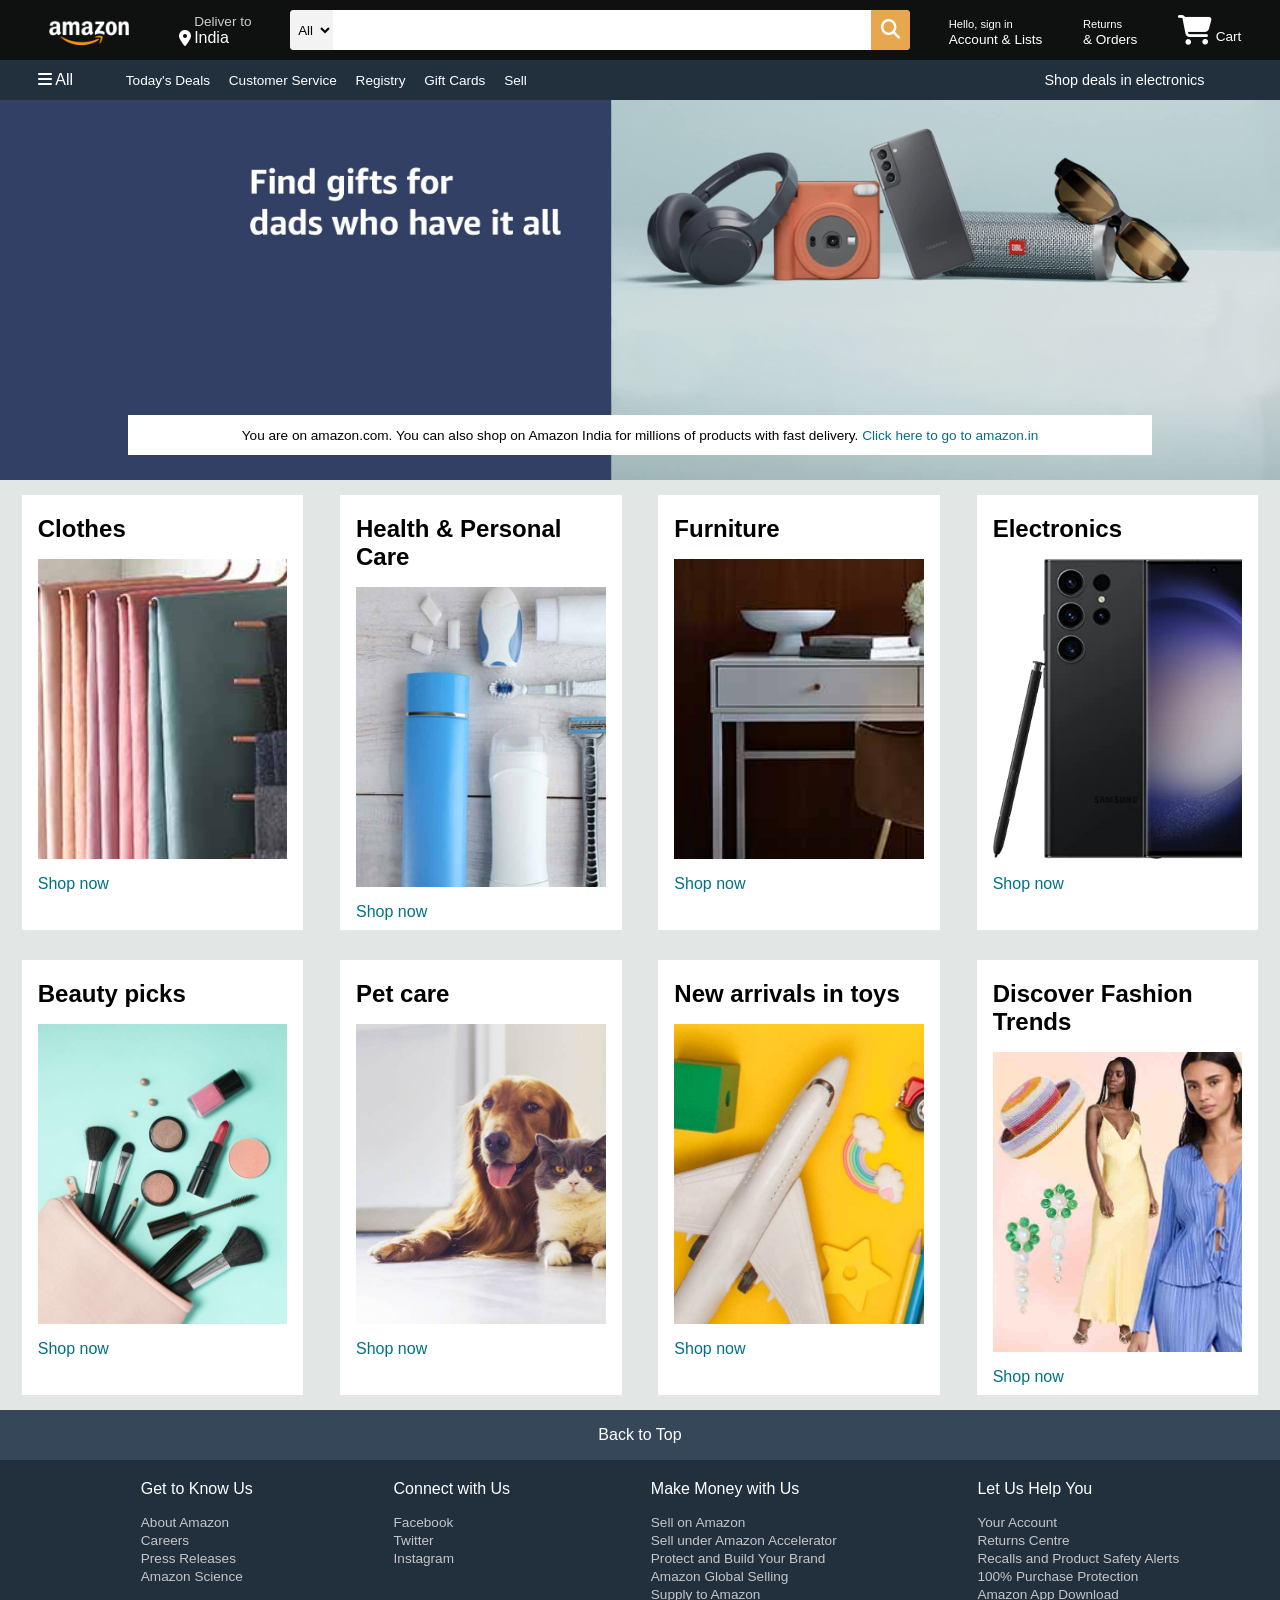
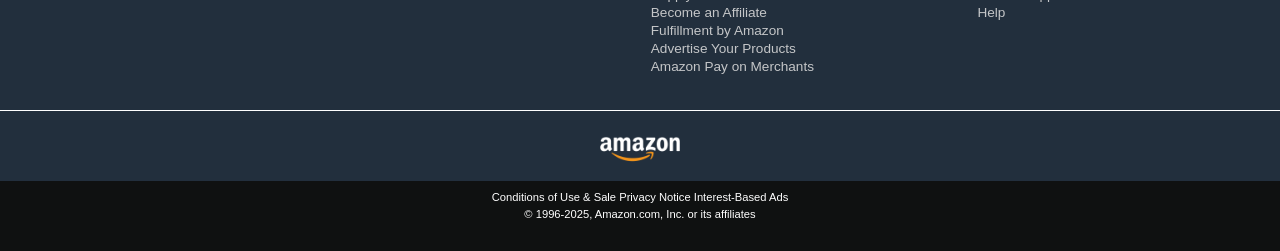
<file: amazon/index.html>
<!DOCTYPE html>
<html lang="en">
<head>
    <meta charset="UTF-8">
    <meta name="viewport" content="width=device-width, initial-scale=1.0">
    <title>Amazon</title>
    <link rel="stylesheet" href="https://cdnjs.cloudflare.com/ajax/libs/font-awesome/6.7.2/css/all.min.css">
    <link rel="stylesheet" href="style.css">
</head>
<body>
    <header>
        <div class="navbar">

            <div class="nav-logo border">       
                 <!-- to introduce the border around the logos under nav bar , we have added one more class that is border in nav logo class only -->
                <div class="logo"></div>
            </div>

            <div class="nav-address border">
                <p class="add-first">Deliver to</p>
                <div class="add-icon">
                    <i class="fa-solid fa-location-dot"></i>
                    <p class="add-second">India</p>
                </div>
            </div>

            <div class="nav-search">
                <select class="search-select">
                    <option>All</option>
                </select>
                <input type="Search Amazon" class="search-input">
                <div class="search-icon">
                    <i class="fa-solid fa-magnifying-glass"></i>
                </div>
            </div>

            <div class="nav-signin border">
                <p><span>Hello, sign in</span></p>
                <p class="nav-second">Account & Lists</p>
            </div>

            <div class="nav-return border">
                <p><span>Returns</span></p>
                <p class="nav-second">& Orders</p>
            </div>

            <div class="nav-cart border">
                <i class="fa-solid fa-cart-shopping"></i>
                Cart
            </div>
        </div>

        <div class="panel">
            <div class="panel-all">
                <i class="fa-solid fa-bars"></i>
                All
            </div>

            <div class="panel-option">
                <p>Today's Deals</p>
                <p>Customer Service</p>
                <p>Registry</p>
                <p>Gift Cards</p>
                <p>Sell</p>
            </div>

            <div class="panel-deals">
                Shop deals in electronics
            </div>
        <div>
    </header>

    <div class="hero-section">
        <div class="hero-message">
            <p>You are on amazon.com. You can also shop on Amazon India for millions of products with fast delivery. <a>Click here to go to amazon.in</a></p>
        </div>
    </div>

    <div class="shop-section">
        <div class="box1 box">
            <div class="box-content">
                <h2>Clothes</h2>
                <div class="box-img" style="background-image: url('box1_image.jpg');"></div>
                <p><a>Shop now</a></p>
            </div>
        </div>
        <div class="box2 box">
            <div class="box-content">
                <h2>Health & Personal Care</h2>
                <div class="box-img" style="background-image: url('box2_image.jpg');"></div>
                <p><a>Shop now</a></p>
            </div>
        </div>
        <div class="box3 box">
            <div class="box-content">
                <h2>Furniture</h2>
                <div class="box-img" style="background-image: url('box3_image.jpg');"></div>
                <p><a>Shop now</a></p>
            </div>
        </div>
        <div class="box4 box">
            <div class="box-content">
                <h2>Electronics</h2>
                <div class="box-img" style="background-image: url('box4_image.jpg');"></div>
                <p><a>Shop now</a></p>
            </div>
        </div>
        <div class="box5 box">
            <div class="box-content">
                <h2>Beauty picks</h2>
                <div class="box-img" style="background-image: url('box5_image.jpg');"></div>
                <p><a>Shop now</a></p>
            </div>
        </div>
        <div class="box6 box">
            <div class="box-content">
                <h2>Pet care</h2>
                <div class="box-img" style="background-image: url('box6_image.jpg');"></div>
                <p><a>Shop now</a></p>
            </div>
        </div>
        <div class="box7 box">
            <div class="box-content">
                <h2>New arrivals in toys</h2>
                <div class="box-img" style="background-image: url('box7_image.jpg');"></div>
                <p><a>Shop now</a></p>
            </div>
        </div>
        <div class="box8 box">
            <div class="box-content">
                <h2>Discover Fashion Trends</h2>
                <div class="box-img" style="background-image: url('box8_image.jpg');"></div>
                <p><a>Shop now</a></p>
            </div>
        </div>
    </div>
    
    <footer>
        <div class="foot-panel1">
            Back to Top
        </div>
        <div class="foot-panel2">
            <ul>
                <p>Get to Know Us</p>
                <a>About Amazon</a><br>
                <a>Careers</a><br>
                <a>Press Releases</a><br>
                <a>Amazon Science</a>
            </ul>
            <ul>
                <p>Connect with Us</p>
                <a>Facebook</a><br>
                <a>Twitter</a><br>
                <a>Instagram</a>
            </ul>    
            <ul>
                <p>Make Money with Us</p>
                <a>Sell on Amazon</a><br>
                <a>Sell under Amazon Accelerator</a><br>
                <a>Protect and Build Your Brand</a><br>
                <a>Amazon Global Selling</a><br>
                <a>Supply to Amazon</a><br>
                <a>Become an Affiliate</a><br>
                <a>Fulfillment by Amazon</a><br>
                <a>Advertise Your Products</a><br>
                <a>Amazon Pay on Merchants</a>
            </ul>
            <ul>
                <p>Let Us Help You</p>
                <a>Your Account</a><br>
                <a>Returns Centre</a><br>
                <a>Recalls and Product Safety Alerts</a><br>
                <a>100% Purchase Protection</a><br>
                <a>Amazon App Download</a><br>
                <a>Help</a>
            </ul>
        </div>
        
        <div class="foot-panel3">
            <div class="logo"></div>
        </div>

        <div class="foot-panel4">
            <div class="pages">
                <a>Conditions of Use & Sale</a>
                <a>Privacy Notice</a>
                <a>Interest-Based Ads</a>
            </div>
            <div class="copyright">
                © 1996-2025, Amazon.com, Inc. or its affiliates
            </div>
        </div>
    </footer>
</body>
</html>
</file>
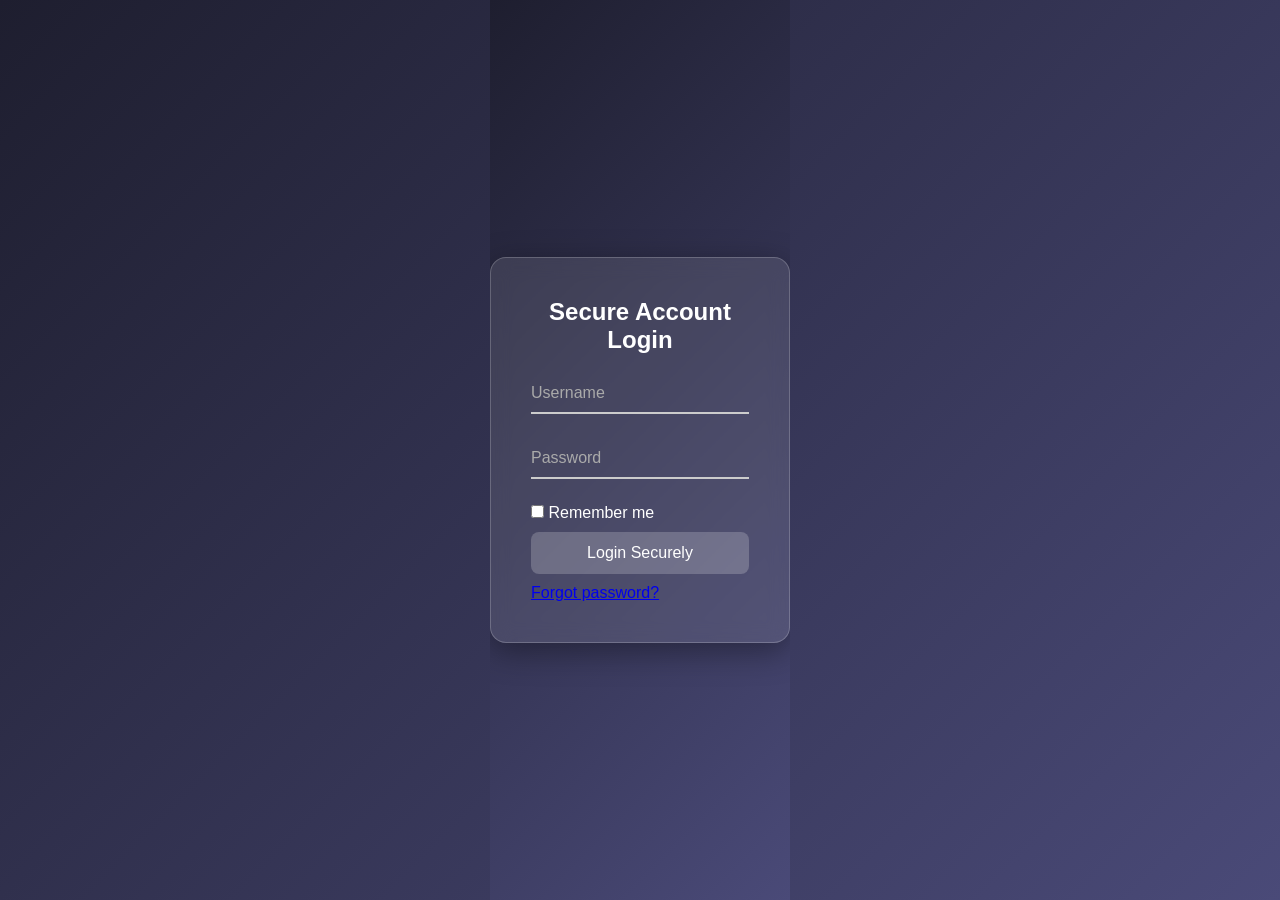
<file: login-form/index.html>
<!DOCTYPE html>
<html lang="en">
<head>
    <meta charset="UTF-8" />
    <meta name="viewport" content="width=device-width, initial-scale=1.0" />
    <title>Login Form</title>
    <link rel="stylesheet" href="style.css" />
</head>
<body>
    <div class="background"></div>

    <div class="form-container">
        <h2>Secure Account Login</h2>
        <form>
            <div class="input-group">
                <input type="text" required />
                <label for="">Username</label>
            </div>

            <div class="input-group">
                <input type="text" required />
                <label for="">Password</label>
            </div>

            <div class="remember-me">
                <input type="checkbox" id="remember" name="remember">
                <label for="remember">Remember me</label>
            </div>

            <button type="submit">Login Securely</button>

            <div class="form-footer">
                <a href="#" class="forgot-password">Forgot password?</a>
            </div>
            
        </form>
    </div>
</body>
</html>
</file>
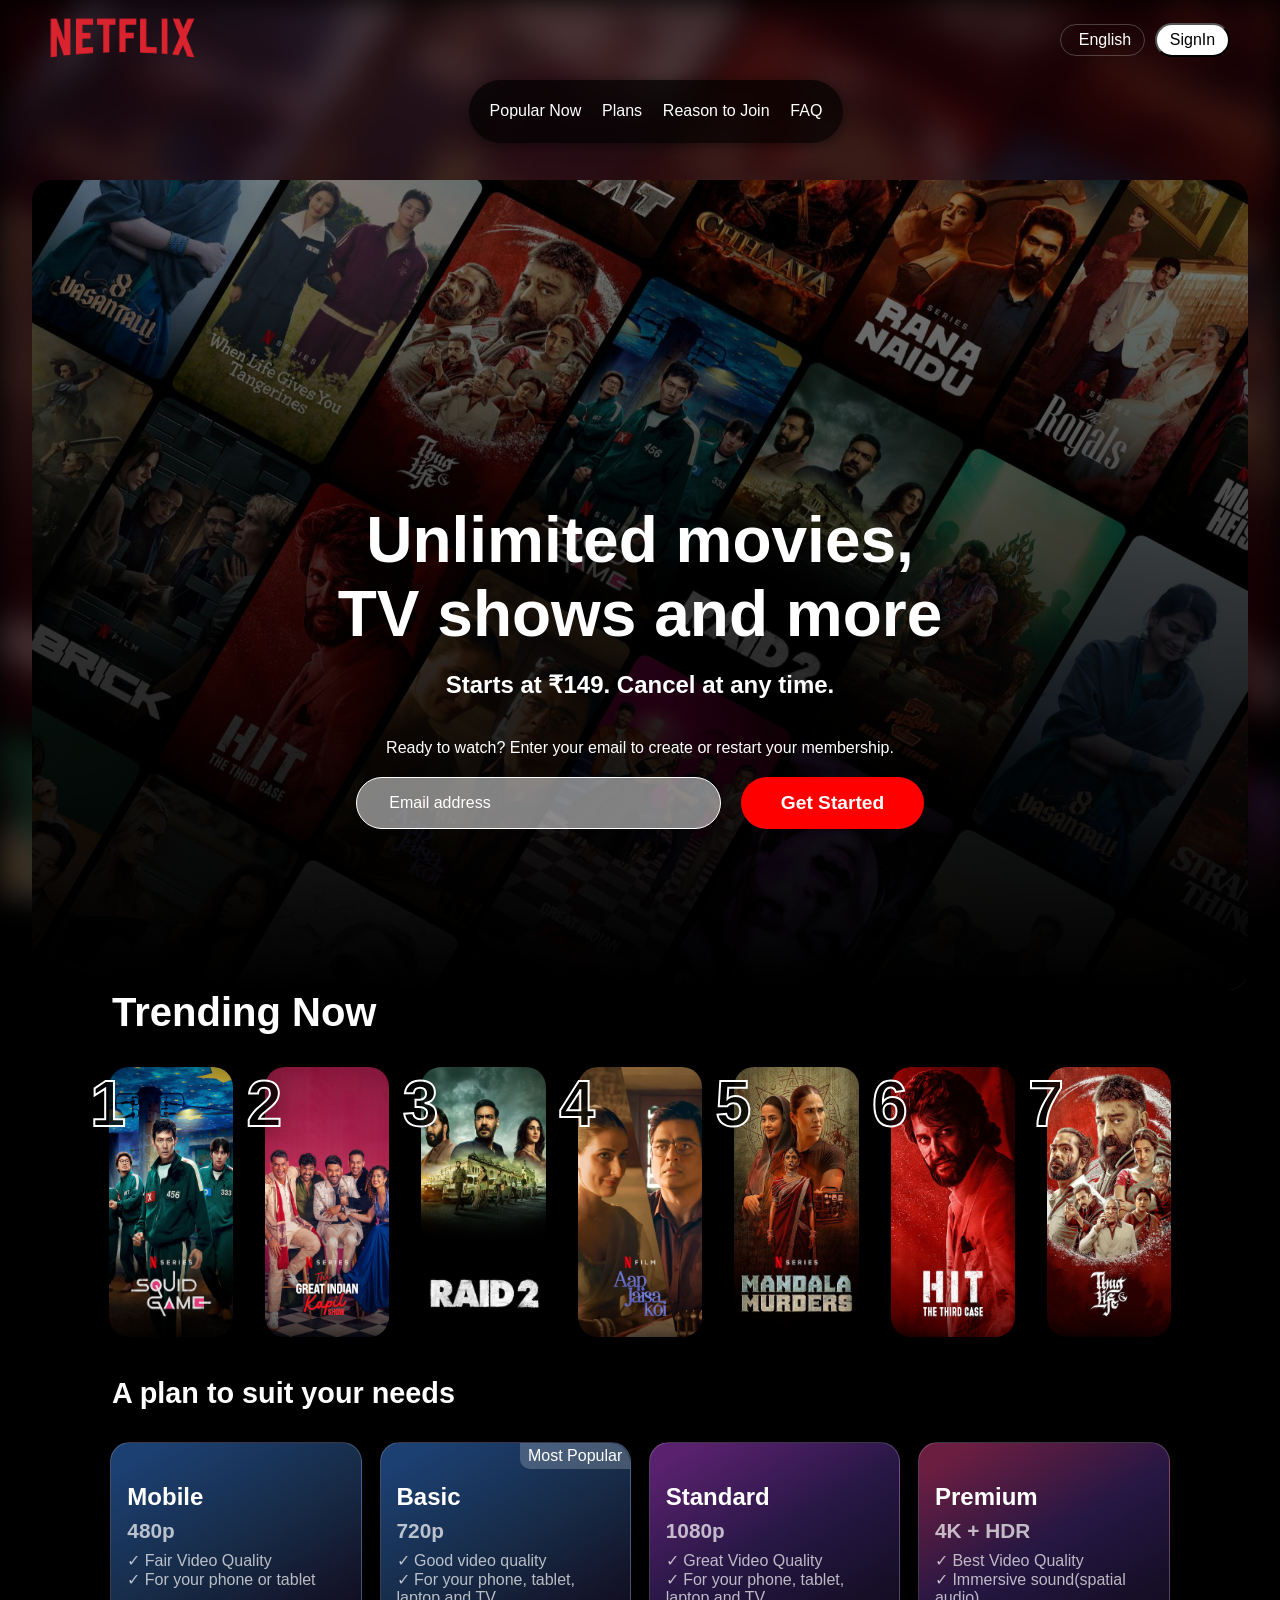
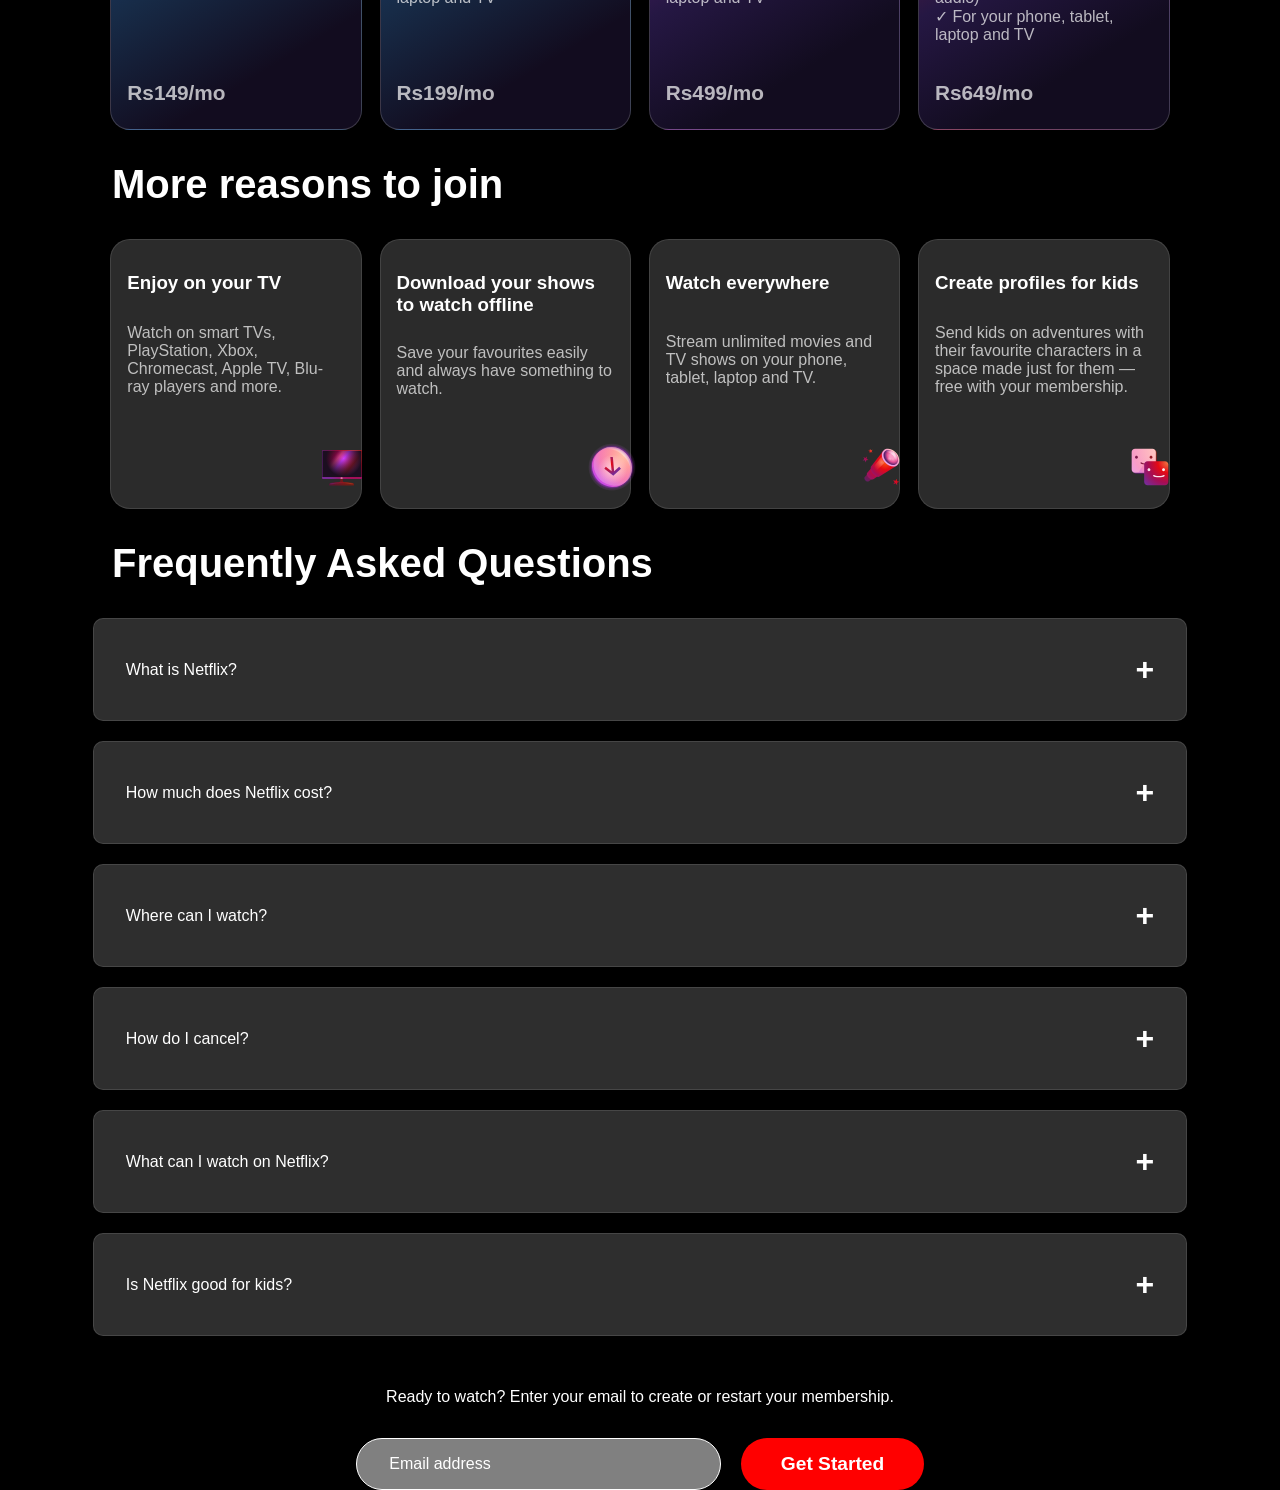
<file: netflix-clone/index.html>
<!DOCTYPE html>
<html lang="en">

<head>
    <meta charset="UTF-8" />
    <meta name="viewport" content="width=device-width, initial-scale=1.0" />
    <title>Netflix India – Watch TV Shows Online, Watch Movies Online</title>
    <link rel="stylesheet" href="style.css" />
</head>

<body>
    <div class="mainNetflixContainer">
        <div class="backgroundContainer">
            <div class="pinkOverlay">
            </div>
        </div>
        <div class="contentContainer">
            <nav class="navcontainer">
                <div class="upperNavbarSection">
                    <div class="upperNavbarLeftSection">
                        <img class="netflixLogo" src="Netflix_Logo_PMS.png" alt="" />
                    </div>
                    <div class="upperNavbarRightSection">
                        <div class="navBarButtonContainer">
                            <div class="languageButtonContainer">
                                <button class="languageButton">
                                    <p>English</p>
                                </button>
                            </div>
                            <div class="signInButtonContainer">
                                <button class="signInButton">SignIn</button>
                            </div>
                        </div>
                    </div>
                </div>
                <div class="lowerNavbarSection">
                    <ul class="menuList">
                        <li class="menuListItems"><a href="#carouselSection">Popular Now</a></li>
                        <li class="menuListItems"><a href="#planSection">Plans</a></li>
                        <li class="menuListItems"><a href="#reasonToJoinSection">Reason to Join</a></li>
                        <li class="menuListItems"><a href="#faqSection">FAQ</a></li>
                    </ul>
                </div>
            </nav>
            <div class="sectionsContainer">
                <section class="bannerSection">
                <div class="overlay"></div>
                <div class="bannerContainer">
                    <h2>Unlimited movies, TV shows and more</h2>
                    <h4>Starts at ₹149. Cancel at any time.</h4>
                    <p>Ready to watch? Enter your email to create or restart your membership.</p>
                    <div class="inputContainer">
                        <input class="emailInputBox" type="email" placeholder="Email address" name="email" id="">
                        <button class="getStartedButton">Get Started</button>
                    </div>
                </div>
                </section>
                <section id="carouselSection" class="carouselSection">
                <h2>Trending Now</h2>
                <div class="carouselCardContainer">
                    <div class="carouselCard">
                        <div class="carouselNumberContainer">
                            <span>1</span>
                        </div>
                        <div class="carouselImageContainer">
                            <img src="C1.jpg" alt="">
                        </div>
                    </div>
                    <div class="carouselCard">
                        <div class="carouselNumberContainer">
                            <span>2</span>
                        </div>
                        <div class="carouselImageContainer">
                            <img src="C2.jpg" alt="">
                        </div>
                    </div>
                    <div class="carouselCard">
                        <div class="carouselNumberContainer">
                            <span>3</span>
                        </div>
                        <div class="carouselImageContainer">
                            <img src="C3.jpg" alt="">
                        </div>
                    </div>
                    <div class="carouselCard">
                        <div class="carouselNumberContainer">
                            <span>4</span>
                        </div>
                        <div class="carouselImageContainer">
                            <img src="C4.jpg" alt="">
                        </div>
                    </div>
                    <div class="carouselCard">
                        <div class="carouselNumberContainer">
                            <span>5</span>
                        </div>
                        <div class="carouselImageContainer">
                            <img src="C5.jpg" alt="">
                        </div>
                    </div>
                    <div class="carouselCard">
                        <div class="carouselNumberContainer">
                            <span>6</span>
                        </div>
                        <div class="carouselImageContainer">
                            <img src="C6.jpg" alt="">
                        </div>
                    </div>
                    <div class="carouselCard">
                        <div class="carouselNumberContainer">
                            <span>7</span>
                        </div>
                        <div class="carouselImageContainer">
                            <img src="C7.jpg" alt="">
                        </div>
                    </div>
                </div>
                </section>
                <section id="planSection" class="planSection">
                <h2>A plan to suit your needs</h2>
                <div class="plansContainer">
                    <div class="planCard planCard1">
                        <div class="planCardUpperContent">
                            <h2>Mobile</h2>
                            <h4>480p</h4>
                            <p>&check; Fair Video Quality</p>
                            <p>&check; For your phone or tablet</p>
                        </div>
                        <div class="planCardLowerContent">
                            <h4>Rs149/mo</h4>
                        </div>
                    </div>
                    <div class="planCard planCard2">
                        <div class="planCard2RightContent">
                            <span>Most Popular</span>
                        </div>
                        <div class="planCardUpperContent">
                            <h2>Basic</h2>
                            <h4>720p</h4>
                            <p>&check; Good video quality</p>
                            <p>&check; For your phone, tablet, laptop and TV</p>
                        </div>
                        <div class="planCardLowerContent">
                            <h4>Rs199/mo</h4>
                        </div>
                    </div>
                    <div class="planCard planCard3">
                        <div class="planCardUpperContent">
                            <h2>Standard</h2>
                            <h4>1080p</h4>
                            <p>&check; Great Video Quality</p>
                            <p>&check; For your phone, tablet, laptop and TV</p>
                        </div>
                        <div class="planCardLowerContent">
                            <h4>Rs499/mo</h4>
                        </div>
                    </div>
                    <div class="planCard planCard4">
                        <div class="planCardUpperContent">
                            <h2>Premium</h2>
                            <h4>4K + HDR</h4>
                            <p>&check; Best Video Quality</p>
                            <p>&check; Immersive sound(spatial audio)</p>
                            <p>&check; For your phone, tablet, laptop and TV</p>
                        </div>
                        <div class="planCardLowerContent">
                            <h4>Rs649/mo</h4>
                        </div>
                    </div>
                </div>
                </section>
                <section id="reasonToJoinSection" class="reasonToJoinSection">
                <h2>More reasons to join</h2>
                <div class="reasonsContainer">
                    <div class="reasonCard reasonCard1">
                        <h3>Enjoy on your TV</h3>
                        <p>Watch on smart TVs, PlayStation, Xbox, Chromecast, Apple TV, Blu-ray players and more.</p>
                        <svg width="72" height="72" viewBox="0 0 72 72" fill="none"><g id="television-core-small"><path id="Vector" fill-rule="evenodd" clip-rule="evenodd" d="M37.2 53.3992C37.2 52.7365 36.6628 52.1992 36 52.1992H34.8C34.1373 52.1992 33.6 52.7365 33.6 53.3992V56.2636C33.6 56.9129 33.0834 57.4433 32.4347 57.4739C30.3013 57.5744 28.1719 57.7834 26.0546 58.1011L19.444 59.0926C18.2692 59.2688 17.4 60.2782 17.4 61.4662V62.0992C17.4 62.4304 17.6686 62.6992 18 62.6992H52.8C53.1314 62.6992 53.4 62.4304 53.4 62.0992V61.4662C53.4 60.2782 52.5309 59.2688 51.3561 59.0926L44.7454 58.1011C42.6282 57.7834 40.4987 57.5744 38.3653 57.4739C37.7167 57.4433 37.2 56.9129 37.2 56.2636V53.3992Z" fill="url(#paint0_radial_5179_1308)"></path><path id="Vector_2" d="M18.6 60.7388C18.6 60.2306 18.9587 59.796 19.4602 59.711C22.0196 59.2775 29.7585 58.0508 35.4 58.0508C41.0415 58.0508 48.7804 59.2775 51.3398 59.711C51.8412 59.796 52.2 60.2306 52.2 60.7388C52.2 60.902 52.0575 61.0268 51.8967 61.0004C50.1219 60.707 40.9704 59.2409 35.4 59.2409C29.8295 59.2409 20.678 60.707 18.9033 61.0004C18.7425 61.0268 18.6 60.902 18.6 60.7388Z" fill="url(#paint1_radial_5179_1308)"></path><path id="Vector_3" d="M63 12H8.99995C8.00584 12 7.19995 12.8059 7.19995 13.8V51.6C7.19995 52.5941 8.00584 53.4 8.99995 53.4H63C63.9941 53.4 64.8 52.5941 64.8 51.6V13.8C64.8 12.8059 63.9941 12 63 12Z" fill="url(#paint2_linear_5179_1308)"></path><path id="Vector_4" d="M63 12H8.99995C8.00584 12 7.19995 12.8059 7.19995 13.8V51.6C7.19995 52.5941 8.00584 53.4 8.99995 53.4H63C63.9941 53.4 64.8 52.5941 64.8 51.6V13.8C64.8 12.8059 63.9941 12 63 12Z" fill="url(#paint3_radial_5179_1308)"></path><path id="Vector_5" fill-rule="evenodd" clip-rule="evenodd" d="M8.99995 12.6H63C63.663 12.6 64.2 13.1372 64.2 13.8V50.4H7.79995V13.8C7.79995 13.1372 8.33719 12.6 8.99995 12.6ZM7.19995 50.4V13.8C7.19995 12.8059 8.00581 12 8.99995 12H63C63.9942 12 64.8 12.8059 64.8 13.8V50.4V51.6C64.8 52.5941 63.9942 53.4 63 53.4H8.99995C8.00581 53.4 7.19995 52.5941 7.19995 51.6V50.4Z" fill="url(#paint4_radial_5179_1308)"></path><path id="Vector_6" d="M35.4 52.8C36.3941 52.8 37.2 52.3971 37.2 51.9C37.2 51.4029 36.3941 51 35.4 51C34.4059 51 33.6 51.4029 33.6 51.9C33.6 52.3971 34.4059 52.8 35.4 52.8Z" fill="url(#paint5_radial_5179_1308)"></path></g><defs><radialGradient id="paint0_radial_5179_1308" cx="0" cy="0" r="1" gradientUnits="userSpaceOnUse" gradientTransform="translate(50.3269 49.3723) rotate(118.526) scale(55.1579 46.2871)"><stop stop-color="#802600"></stop><stop offset="0.333333" stop-color="#6F181D"></stop><stop offset="0.666667" stop-color="#5B1333"></stop><stop offset="1" stop-color="#391945"></stop></radialGradient><radialGradient id="paint1_radial_5179_1308" cx="0" cy="0" r="1" gradientUnits="userSpaceOnUse" gradientTransform="translate(48.1077 53.6128) rotate(158.116) scale(32.7275 42.219)"><stop stop-color="#99421D"></stop><stop offset="0.333333" stop-color="#99161D"></stop><stop offset="0.666667" stop-color="#7D1845"></stop><stop offset="1" stop-color="#59216E"></stop></radialGradient><linearGradient id="paint2_linear_5179_1308" x1="10.4727" y1="14.9572" x2="56.1755" y2="51.4814" gradientUnits="userSpaceOnUse"><stop stop-color="#99161D"></stop><stop offset="0.245283" stop-color="#CA005B"></stop><stop offset="0.346698" stop-color="#FF479A"></stop><stop offset="0.46934" stop-color="#CC3CFF"></stop><stop offset="0.735849" stop-color="#BC1A22"></stop><stop offset="1" stop-color="#C94FF5"></stop></linearGradient><radialGradient id="paint3_radial_5179_1308" cx="0" cy="0" r="1" gradientUnits="userSpaceOnUse" gradientTransform="translate(38.6181 23.8286) rotate(90) scale(25.9571 25.8545)"><stop stop-color="#1C0E20" stop-opacity="0"></stop><stop offset="1" stop-color="#1C0E20"></stop></radialGradient><radialGradient id="paint4_radial_5179_1308" cx="0" cy="0" r="1" gradientUnits="userSpaceOnUse" gradientTransform="translate(54 20.1938) rotate(144.293) scale(47.2897 44.8232)"><stop stop-color="#EF7744"></stop><stop offset="0.333333" stop-color="#E50914"></stop><stop offset="0.666667" stop-color="#A70D53"></stop><stop offset="1" stop-color="#792A95"></stop></radialGradient><radialGradient id="paint5_radial_5179_1308" cx="0" cy="0" r="1" gradientUnits="userSpaceOnUse" gradientTransform="translate(36.525 51.3562) rotate(135) scale(4.58735)"><stop stop-color="#FFDCCC"></stop><stop offset="0.333333" stop-color="#FFBDC0"></stop><stop offset="0.666667" stop-color="#F89DC6"></stop><stop offset="1" stop-color="#E4A1FA"></stop></radialGradient></defs></svg>
                    </div>
                    <div class="reasonCard reasonCard2">
                        <h3>Download your shows to watch offline</h3>
                        <p>Save your favourites easily and always have something to watch.</p>
                        <svg width="72" height="72" viewBox="0 0 72 72" fill="none"><g id="download-core-small"><path id="Vector" d="M36 70.2008C54.8882 70.2008 70.2001 54.8889 70.2001 36.0008C70.2001 17.1126 54.8882 1.80078 36 1.80078C17.1119 1.80078 1.80005 17.1126 1.80005 36.0008C1.80005 54.8889 17.1119 70.2008 36 70.2008Z" fill="url(#paint0_radial_5179_7940)"></path><path id="Vector_2" opacity="0.4" d="M64.7658 36.195C65.5206 51.5916 53.7908 63.5824 38.5668 62.977C23.3428 62.3722 10.3893 49.4 9.63446 34.0034C8.87954 18.6068 20.6091 6.61594 35.8331 7.22116C51.0571 7.82638 64.0104 20.7984 64.7658 36.195Z" fill="url(#paint1_radial_5179_7940)"></path><path id="Vector_3" d="M62.3657 37.9958C63.1205 53.3924 51.3908 65.3832 36.1668 64.7778C20.9428 64.173 7.9893 51.2008 7.23444 35.8041C6.47952 20.4075 18.2091 8.41672 33.4331 9.02194C48.6571 9.62716 61.6103 22.5992 62.3657 37.9958Z" fill="url(#paint2_radial_5179_7940)"></path><path id="Vector_4" opacity="0.5" d="M64.7658 36.195C65.5206 51.5916 53.7908 63.5824 38.5668 62.977C23.3428 62.3722 10.3893 49.4 9.63446 34.0034C8.87954 18.6068 20.6091 6.61594 35.8331 7.22116C51.0571 7.82638 64.0104 20.7984 64.7658 36.195Z" fill="url(#paint3_radial_5179_7940)"></path><path id="Vector_5" opacity="0.6" d="M36.9 60.6C48.6636 60.6 58.2 51.0637 58.2 39.3C58.2 27.5363 48.6636 18 36.9 18C25.1363 18 15.6 27.5363 15.6 39.3C15.6 51.0637 25.1363 60.6 36.9 60.6Z" fill="url(#paint4_radial_5179_7940)"></path><path id="Vector_6" fill-rule="evenodd" clip-rule="evenodd" d="M39.0849 42.2727L46.3387 35.76L48.8945 38.5142L38.9118 47.477L37.8466 48.4333L36.6071 47.477L24.9899 38.5142L27.0434 35.76L35.4849 42.2727L33.6 21.6016H37.2L39.0849 42.2727Z" fill="url(#paint5_radial_5179_7940)"></path><path id="Vector_7" opacity="0.4" fill-rule="evenodd" clip-rule="evenodd" d="M61.6566 34.9618C61.7832 35.3893 62.391 35.3233 62.3694 34.878C61.6962 21.1369 50.1509 9.55975 36.5817 9.01957C34.4606 8.93515 32.4155 9.12541 30.4772 9.55909C30.0745 9.64915 30.1575 10.2082 30.5697 10.2246C45.0094 10.7979 57.6246 21.2971 61.6566 34.9618Z" fill="url(#paint6_radial_5179_7940)"></path></g><defs><radialGradient id="paint0_radial_5179_7940" cx="0" cy="0" r="1" gradientUnits="userSpaceOnUse" gradientTransform="translate(36.0001 36.1837) rotate(-90) scale(34.3829)"><stop offset="0.782019" stop-color="#982DBE"></stop><stop offset="0.906819" stop-color="#B038DC" stop-opacity="0.2"></stop><stop offset="1" stop-color="#E4A1FA" stop-opacity="0"></stop></radialGradient><radialGradient id="paint1_radial_5179_7940" cx="0" cy="0" r="1" gradientUnits="userSpaceOnUse" gradientTransform="translate(52.9937 20.0992) rotate(135) scale(49.9836)"><stop stop-color="#FFDCCC"></stop><stop offset="0.333333" stop-color="#FFBDC0"></stop><stop offset="0.666667" stop-color="#F89DC6"></stop><stop offset="1" stop-color="#E4A1FA"></stop></radialGradient><radialGradient id="paint2_radial_5179_7940" cx="0" cy="0" r="1" gradientUnits="userSpaceOnUse" gradientTransform="translate(52.7999 19.6937) rotate(135) scale(53.1037)"><stop stop-color="#FFA984"></stop><stop offset="0.333333" stop-color="#FF787F"></stop><stop offset="0.666667" stop-color="#F45FA2"></stop><stop offset="1" stop-color="#C44AF1"></stop></radialGradient><radialGradient id="paint3_radial_5179_7940" cx="0" cy="0" r="1" gradientUnits="userSpaceOnUse" gradientTransform="translate(52.9937 20.0992) rotate(135) scale(49.9836)"><stop stop-color="#FFDCCC"></stop><stop offset="0.333333" stop-color="#FFBDC0"></stop><stop offset="0.666667" stop-color="#F89DC6"></stop><stop offset="1" stop-color="#E4A1FA"></stop></radialGradient><radialGradient id="paint4_radial_5179_7940" cx="0" cy="0" r="1" gradientUnits="userSpaceOnUse" gradientTransform="translate(36.9 39.3) scale(21.3)"><stop stop-color="white"></stop><stop offset="1" stop-color="white" stop-opacity="0"></stop></radialGradient><radialGradient id="paint5_radial_5179_7940" cx="0" cy="0" r="1" gradientUnits="userSpaceOnUse" gradientTransform="translate(31.2 32.1016) rotate(39.5226) scale(15.5567)"><stop stop-color="#EF7744"></stop><stop offset="0.2406" stop-color="#E50914"></stop><stop offset="1" stop-color="#792A95"></stop></radialGradient><radialGradient id="paint6_radial_5179_7940" cx="0" cy="0" r="1" gradientUnits="userSpaceOnUse" gradientTransform="translate(50.7 21.3) rotate(-180) scale(30)"><stop stop-color="white"></stop><stop offset="1" stop-color="white" stop-opacity="0"></stop></radialGradient></defs></svg>
                    </div>
                    <div class="reasonCard reasonCard3">
                        <h3>Watch everywhere</h3>
                        <p>Stream unlimited movies and TV shows on your phone, tablet, laptop and TV.</p>
                        <svg width="72" height="72" viewBox="0 0 72 72" fill="none"><g id="telescope-core-small"><path id="Vector" d="M24.0492 36.6016L33.6 46.3898L17.8029 56.8633C17.8029 56.8633 15.8891 57.6983 13.625 55.2638C11.361 52.8293 12.1235 51.238 12.1235 51.238L24.0492 36.6016Z" fill="url(#paint0_radial_5179_1664)"></path><path id="Vector_2" d="M25.0344 34.1992L36 46.151L25.0616 53.8043C25.0616 53.8043 21.8289 55.0984 18.0987 51.0172C14.3686 46.9358 15.9198 44.5105 15.9198 44.5105L25.0344 34.1992Z" fill="url(#paint1_radial_5179_1664)"></path><path id="Vector_3" d="M39 13.0195L59.1 33.6788L32.5325 50.4142C32.5325 50.4142 28.7459 50.2552 24.3978 45.4897C20.0498 40.7243 21.4096 35.8101 21.4096 35.8101L39 13.0195Z" fill="url(#paint2_radial_5179_1664)"></path><path id="Vector_4" d="M57.6709 15.3516C63.1044 21.2807 63.9858 29.2883 59.6386 33.2371C55.2916 37.186 47.3628 35.5806 41.9292 29.6515C36.4954 23.7224 35.6145 15.7148 39.9615 11.766C44.3084 7.81716 52.2372 9.42252 57.6709 15.3516Z" fill="url(#paint3_radial_5179_1664)"></path><path id="Vector_5" d="M58.3787 31.255C54.8121 34.5032 48.2143 33.0817 43.6421 28.0798C39.07 23.078 38.2547 16.39 41.8213 13.1419C45.3879 9.89364 51.9857 11.3152 56.5579 16.3171C61.1298 21.3189 61.9452 28.0069 58.3787 31.255Z" fill="url(#paint4_radial_5179_1664)"></path><path id="Vector_6" opacity="0.85" d="M59.6783 28.823C60.576 24.1785 59.6544 20.5934 56.1603 16.6199C52.6662 12.6464 47.3508 10.8657 43.7796 12.7598C39.371 15.098 48.3734 13.5961 53.4577 19.5815C57.8259 24.724 58.8516 33.1009 59.6783 28.823Z" fill="url(#paint5_radial_5179_1664)"></path><path id="Vector_7" opacity="0.4" d="M50.3979 25.2452C50.4549 26.7239 49.2932 27.7677 47.8032 27.5766C46.3131 27.3856 45.059 26.032 45.002 24.5532C44.945 23.0745 46.1067 22.0307 47.5968 22.2218C49.0868 22.4128 50.341 23.7664 50.3979 25.2452Z" fill="url(#paint6_radial_5179_1664)"></path><path id="Vector_8" opacity="0.6" d="M36.9217 21.0039L26.4258 34.3627C26.3297 36.4604 28.2903 39.5534 30.0334 40.8344L41.2345 29.9105C39.6 28.2005 36.9591 24.1025 36.9217 21.0039Z" fill="url(#paint7_radial_5179_1664)"></path><path id="Vector_9" fill-rule="evenodd" clip-rule="evenodd" d="M20.0576 9.60156L21.479 11.7187L24 11.0654L22.3575 13.0272L23.7789 15.1444L21.3424 14.2397L19.7 16.2016L19.8365 13.6806L17.4 12.7759L19.9209 12.1225L20.0576 9.60156ZM58.776 52.8016L58.9623 56.4685L62.4 57.4188L59.0774 58.7347L59.2637 62.4016L57.0239 59.548L53.7014 60.8638L55.6397 57.7843L53.4 54.9307L56.8377 55.8811L58.776 52.8016ZM15.206 24.2101L15.8768 21.0016L13.4793 23.1964L10.6853 21.5563L11.9975 24.553L9.59998 26.7478L12.8085 26.405L14.1207 29.4016L14.7915 26.1931L18 25.8502L15.206 24.2101Z" fill="url(#paint8_linear_5179_1664)"></path></g><defs><radialGradient id="paint0_radial_5179_1664" cx="0" cy="0" r="1" gradientUnits="userSpaceOnUse" gradientTransform="translate(36.6875 32.7016) rotate(135) scale(34.9134)"><stop stop-color="#99421D"></stop><stop offset="0.333333" stop-color="#99161D"></stop><stop offset="0.666667" stop-color="#7D1845"></stop><stop offset="1" stop-color="#59216E"></stop></radialGradient><radialGradient id="paint1_radial_5179_1664" cx="0" cy="0" r="1" gradientUnits="userSpaceOnUse" gradientTransform="translate(42.5937 27.2992) rotate(135) scale(44.5477 44.5279)"><stop stop-color="#EF7744"></stop><stop offset="0.333333" stop-color="#E50914"></stop><stop offset="0.666667" stop-color="#A70D53"></stop><stop offset="1" stop-color="#792A95"></stop></radialGradient><radialGradient id="paint2_radial_5179_1664" cx="0" cy="0" r="1" gradientUnits="userSpaceOnUse" gradientTransform="translate(42.3 29.106) rotate(135) scale(31.8127)"><stop stop-color="#FB540D"></stop><stop offset="0.333333" stop-color="#E50914"></stop><stop offset="0.666667" stop-color="#A70D53"></stop><stop offset="1" stop-color="#792A95"></stop></radialGradient><radialGradient id="paint3_radial_5179_1664" cx="0" cy="0" r="1" gradientUnits="userSpaceOnUse" gradientTransform="translate(57.675 14.7078) rotate(134.326) scale(24.0433 24.0367)"><stop stop-color="#FFDCCC"></stop><stop offset="0.333333" stop-color="#FFBDC0"></stop><stop offset="0.666667" stop-color="#F89DC6"></stop><stop offset="1" stop-color="#E4A1FA"></stop></radialGradient><radialGradient id="paint4_radial_5179_1664" cx="0" cy="0" r="1" gradientUnits="userSpaceOnUse" gradientTransform="translate(52.1305 21.273) rotate(141.875) scale(9.87138 12.8159)"><stop offset="0.307292" stop-color="#F89DC6"></stop><stop offset="0.645392" stop-color="#E75094"></stop><stop offset="1" stop-color="#59216E"></stop></radialGradient><radialGradient id="paint5_radial_5179_1664" cx="0" cy="0" r="1" gradientUnits="userSpaceOnUse" gradientTransform="translate(55.8 15.6) rotate(135) scale(13.1522)"><stop stop-color="white"></stop><stop offset="1" stop-color="white" stop-opacity="0"></stop></radialGradient><radialGradient id="paint6_radial_5179_1664" cx="0" cy="0" r="1" gradientUnits="userSpaceOnUse" gradientTransform="translate(49.2362 22.9648) rotate(131.079) scale(5.08644 6.006)"><stop stop-color="white"></stop><stop offset="1" stop-color="white" stop-opacity="0"></stop></radialGradient><radialGradient id="paint7_radial_5179_1664" cx="0" cy="0" r="1" gradientUnits="userSpaceOnUse" gradientTransform="translate(36.8758 29.1353) rotate(137.622) scale(13.5764)"><stop stop-color="#FFA984"></stop><stop offset="1" stop-color="#F7636B" stop-opacity="0"></stop></radialGradient><linearGradient id="paint8_linear_5179_1664" x1="44.65" y1="27.9016" x2="24.25" y2="48.3016" gradientUnits="userSpaceOnUse"><stop stop-color="#EF7744"></stop><stop offset="0.333333" stop-color="#E50914"></stop><stop offset="0.666667" stop-color="#A70D53"></stop><stop offset="1" stop-color="#792A95"></stop></linearGradient></defs></svg>
                    </div>
                    <div class="reasonCard reasonCard4">
                        <h3>Create profiles for kids</h3>
                        <p>Send kids on adventures with their favourite characters in a space made just for them — free with your membership.</p>
                        <svg width="72" height="72" viewBox="0 0 72 72" fill="none"><g id="profiles-core-small"><path id="Vector" d="M10.8 15.6008C10.8 12.9499 12.949 10.8008 15.5999 10.8008H40.8C43.4509 10.8008 45.6 12.9498 45.6 15.6008V40.8007C45.6 43.4516 43.4509 45.6007 40.8 45.6007H15.6C12.949 45.6007 10.8 43.4517 10.8 40.8007V15.6008Z" fill="url(#paint0_radial_5179_7919)"></path><path id="Vector_2" d="M9.59998 14.4016C9.59998 11.7506 11.749 9.60162 14.4 9.60156H39.6C42.251 9.60156 44.4 11.7506 44.4 14.4016V39.6015C44.4 42.2525 42.251 44.4015 39.6 44.4015H14.4C11.749 44.4016 9.59998 42.2525 9.59998 39.6015V14.4016Z" fill="url(#paint1_radial_5179_7919)"></path><path id="Vector_3" d="M18.6 21.9008C18.6 23.0606 17.6598 24.0008 16.5 24.0008C15.3402 24.0008 14.4 23.0606 14.4 21.9008C14.4 20.741 15.3402 19.8008 16.5 19.8008C17.6598 19.8008 18.6 20.741 18.6 21.9008Z" fill="url(#paint2_radial_5179_7919)"></path><path id="Vector_4" d="M39.6 21.9008C39.6 23.0606 38.6598 24.0008 37.5 24.0008C36.3402 24.0008 35.4 23.0606 35.4 21.9008C35.4 20.741 36.3402 19.8008 37.5 19.8008C38.6598 19.8008 39.6 20.741 39.6 21.9008Z" fill="url(#paint3_radial_5179_7919)"></path><path id="Vector_5" d="M23.6713 29.4501C23.2437 29.1967 22.6917 29.3379 22.4383 29.7655C22.1848 30.1932 22.3261 30.7452 22.7537 30.9986C23.8254 31.6337 26.769 32.7744 30.6375 32.7744C34.506 32.7744 37.4497 31.6337 38.5213 30.9986C38.949 30.7452 39.0902 30.1932 38.8368 29.7655C38.5834 29.3379 38.0313 29.1967 37.6037 29.4501C36.8191 29.9151 34.194 30.9744 30.6375 30.9744C27.081 30.9744 24.456 29.9151 23.6713 29.4501Z" fill="url(#paint4_radial_5179_7919)"></path><path id="Vector_6" opacity="0.35" d="M19.2 44.4016H28.2L32.4 27.6016C30.2787 28.1801 28.4542 29.5387 27.2921 31.4053L19.2 44.4016Z" fill="url(#paint5_radial_5179_7919)"></path><path id="Vector_7" d="M27.6 32.4016C27.6 29.7506 29.749 27.6016 32.4 27.6016L57.6 27.6016C60.2508 27.6016 62.4 29.7506 62.4 32.4016V57.6015C62.4 60.2524 60.2508 62.4016 57.6 62.4016H32.4C29.749 62.4016 27.6 60.2524 27.6 57.6016V32.4016Z" fill="url(#paint6_radial_5179_7919)"></path><path id="Vector_8" d="M36.6 39.9008C36.6 41.0606 35.6598 42.0008 34.5 42.0008C33.3402 42.0008 32.4 41.0606 32.4 39.9008C32.4 38.741 33.3402 37.8008 34.5 37.8008C35.6598 37.8008 36.6 38.741 36.6 39.9008Z" fill="url(#paint7_radial_5179_7919)"></path><path id="Vector_9" d="M57.6 39.9008C57.6 41.0606 56.6598 42.0008 55.5 42.0008C54.3402 42.0008 53.4 41.0606 53.4 39.9008C53.4 38.741 54.3402 37.8008 55.5 37.8008C56.6598 37.8008 57.6 38.741 57.6 39.9008Z" fill="url(#paint8_radial_5179_7919)"></path><path id="Vector_10" d="M41.8213 47.6025C41.3937 47.349 40.8416 47.4903 40.5882 47.9179C40.3348 48.3455 40.476 48.8976 40.9037 49.1509C41.9753 49.786 44.919 50.9267 48.7875 50.9267C52.656 50.9267 55.5996 49.786 56.6713 49.1509C57.0989 48.8976 57.2402 48.3455 56.9867 47.9179C56.7333 47.4903 56.1813 47.349 55.7537 47.6025C54.969 48.0674 52.344 49.1267 48.7875 49.1267C45.231 49.1267 42.6059 48.0674 41.8213 47.6025Z" fill="url(#paint9_radial_5179_7919)"></path></g><defs><radialGradient id="paint0_radial_5179_7919" cx="0" cy="0" r="1" gradientUnits="userSpaceOnUse" gradientTransform="translate(39.075 17.6882) rotate(135) scale(32.8097)"><stop stop-color="#99421D"></stop><stop offset="0.333333" stop-color="#99161D"></stop><stop offset="0.666667" stop-color="#7D1845"></stop><stop offset="1" stop-color="#59216E"></stop></radialGradient><radialGradient id="paint1_radial_5179_7919" cx="0" cy="0" r="1" gradientUnits="userSpaceOnUse" gradientTransform="translate(62.4 8.70157) rotate(133.87) scale(75.3216)"><stop stop-color="#FFDCCC"></stop><stop offset="0.333333" stop-color="#FFBDC0"></stop><stop offset="0.666667" stop-color="#F89DC6"></stop><stop offset="1" stop-color="#E4A1FA"></stop></radialGradient><radialGradient id="paint2_radial_5179_7919" cx="0" cy="0" r="1" gradientUnits="userSpaceOnUse" gradientTransform="translate(60.3 11.1008) rotate(133.939) scale(68.7426 55.9547)"><stop stop-color="#99421D"></stop><stop offset="0.333333" stop-color="#99161D"></stop><stop offset="0.666667" stop-color="#7D1845"></stop><stop offset="1" stop-color="#59216E"></stop></radialGradient><radialGradient id="paint3_radial_5179_7919" cx="0" cy="0" r="1" gradientUnits="userSpaceOnUse" gradientTransform="translate(60.3 11.1008) rotate(133.939) scale(68.7426 55.9547)"><stop stop-color="#99421D"></stop><stop offset="0.333333" stop-color="#99161D"></stop><stop offset="0.666667" stop-color="#7D1845"></stop><stop offset="1" stop-color="#59216E"></stop></radialGradient><radialGradient id="paint4_radial_5179_7919" cx="0" cy="0" r="1" gradientUnits="userSpaceOnUse" gradientTransform="translate(60.3 11.0994) rotate(133.939) scale(68.7426 55.9548)"><stop stop-color="#99421D"></stop><stop offset="0.333333" stop-color="#99161D"></stop><stop offset="0.666667" stop-color="#7D1845"></stop><stop offset="1" stop-color="#59216E"></stop></radialGradient><radialGradient id="paint5_radial_5179_7919" cx="0" cy="0" r="1" gradientUnits="userSpaceOnUse" gradientTransform="translate(39.6 27.9016) rotate(135) scale(23.3345)"><stop stop-color="#FFA984"></stop><stop offset="0.333333" stop-color="#FF787F"></stop><stop offset="0.666667" stop-color="#F45FA2"></stop><stop offset="1" stop-color="#C44AF1"></stop></radialGradient><radialGradient id="paint6_radial_5179_7919" cx="0" cy="0" r="1" gradientUnits="userSpaceOnUse" gradientTransform="translate(61.8 29.7016) rotate(135) scale(43.2749)"><stop stop-color="#EF7744"></stop><stop offset="0.333333" stop-color="#E50914"></stop><stop offset="0.666667" stop-color="#A70D53"></stop><stop offset="1" stop-color="#792A95"></stop></radialGradient><radialGradient id="paint7_radial_5179_7919" cx="0" cy="0" r="1" gradientUnits="userSpaceOnUse" gradientTransform="translate(62.1 11.1008) rotate(137.146) scale(73.6614 60.3576)"><stop stop-color="#FFDCCC"></stop><stop offset="0.333333" stop-color="#FDF6F6"></stop><stop offset="0.666667" stop-color="#FADCE9"></stop><stop offset="1" stop-color="#E4A1FA"></stop></radialGradient><radialGradient id="paint8_radial_5179_7919" cx="0" cy="0" r="1" gradientUnits="userSpaceOnUse" gradientTransform="translate(62.1 11.1008) rotate(137.146) scale(73.6614 60.3576)"><stop stop-color="#FFDCCC"></stop><stop offset="0.333333" stop-color="#FDF6F6"></stop><stop offset="0.666667" stop-color="#FADCE9"></stop><stop offset="1" stop-color="#E4A1FA"></stop></radialGradient><radialGradient id="paint9_radial_5179_7919" cx="0" cy="0" r="1" gradientUnits="userSpaceOnUse" gradientTransform="translate(62.1 11.1017) rotate(137.146) scale(73.6614 60.3576)"><stop stop-color="#FFDCCC"></stop><stop offset="0.333333" stop-color="#FDF6F6"></stop><stop offset="0.666667" stop-color="#FADCE9"></stop><stop offset="1" stop-color="#E4A1FA"></stop></radialGradient></defs></svg>
                    </div>
                </div>
                </section>
                <section id="faqSection" class="faqSection">
                <h2>Frequently Asked Questions</h2>
                <div class="faqCardsContainer">
                    <div class="faqCard">
                        <div class="faqQuestion">
                            <p>What is Netflix?</p>
                            <span>+</span>
                            </div>
                        <div class="faqAnswer">
                            Netflix is a streaming service that offers a wide variety of award-winning TV shows, movies, anime, documentaries and more – on thousands of internet-connected devices.
                        <br />
                        <br />
                            You can watch as much as you want, whenever you want, without a single ad – all for one low monthly price. There's always something new to discover, and new TV shows and movies are added every week!
                        </div>
                    </div>
                    <div class="faqCard">
                        <div class="faqQuestion">
                            <p>How much does Netflix cost?</p>
                            <span>+</span>
                            </div>
                        <div class="faqAnswer">
                            Watch Netflix on your smartphone, tablet, Smart TV, laptop, or streaming device, all for one fixed monthly fee. Plans range from ₹149 to ₹649 a month. No extra costs, no contracts.
                        </div>
                    </div>
                    <div class="faqCard">
                        <div class="faqQuestion">
                            <p>Where can I watch?</p>
                            <span>+</span>
                            </div>
                        <div class="faqAnswer">
                            Watch anywhere, anytime. Sign in with your Netflix account to watch instantly on the web at netflix.com from your personal computer or on any internet-connected device that offers the Netflix app, including smart TVs, smartphones, tablets, streaming media players and game consoles.
                        <br />
                        <br />
                            You can also download your favourite shows with the iOS or Android app. Use downloads to watch while you're on the go and without an internet connection. Take Netflix with you anywhere.
                        </div>
                    </div>
                    <div class="faqCard">
                        <div class="faqQuestion">
                            <p>How do I cancel?</p>
                            <span>+</span>
                            </div>
                        <div class="faqAnswer">
                            Netflix is flexible. There are no annoying contracts and no commitments. You can easily cancel your account online in two clicks. There are no cancellation fees – start or stop your account anytime.
                        </div>
                    </div>
                    <div class="faqCard">
                        <div class="faqQuestion">
                            <p>What can I watch on Netflix?</p>
                            <span>+</span>
                            </div>
                        <div class="faqAnswer">
                            Netflix has an extensive library of feature films, documentaries, TV shows, anime, award-winning Netflix originals, and more. Watch as much as you want, anytime you want.
                        </div>
                    </div>
                    <div class="faqCard">
                        <div class="faqQuestion">
                            <p>Is Netflix good for kids?</p>
                            <span>+</span>
                            </div>
                        <div class="faqAnswer">
                            The Netflix Kids experience is included in your membership to give parents control while kids enjoy family-friendly TV shows and films in their own space.
                        <br />
                        <br />
                            Kids profiles come with PIN-protected parental controls that let you restrict the maturity rating of content kids can watch and block specific titles you don’t want kids to see.
                        </div>
                    </div>
                </div>
                </section>
                <section class="getStartedSection">
                <p>Ready to watch? Enter your email to create or restart your membership.</p>
                <div class="inputContainer">
                    <input class="emailInputBox" type="email" placeholder="Email address" name="email" id="">
                    <button class="getStartedButton">Get Started</button>
                </div>
                </section>
            </div>
        </div>
    </div> 
    <footer>
        <!-- <div class="footPanel1">
            <p>Questions? Call <a>000-800-919-1743</a></p>
        </div>
        <div class="foot-panel2">
            <ul>
                <a>FAQ</a><br>
                <a>Investor Relations</a><br>
                <a>Privacy</a><br>
                <a>Speed Test</a>
            </ul>
            <ul>
                <a>Help Centre</a><br>
                <a>Jobs</a><br>
                <a>Cookie Preferences</a><br>
                <a>Legal Notices</a>
            </ul>
            <ul>
                <a>Account</a><br>
                <a>Ways to Watch</a><br>
                <a>Corporate Information</a><br>
                <a>Only on Netflix</a>
            </ul>
            <ul>
                <a>Media Centre</a><br>
                <a>Terms of Use</a><br>
                <a>Contact Us</a>
            </ul>
        </div>
        <div class="footPanel3">
            <button class="languageButton">
                <p>English</p>
            </button>
            <p>Netflix India</p>
            <p>This page is protected by Google reCAPTCHA to ensure you're not a bot .<a>Learn more.</a></p>
        </div> -->
    </footer>
</body>

</html>
</file>
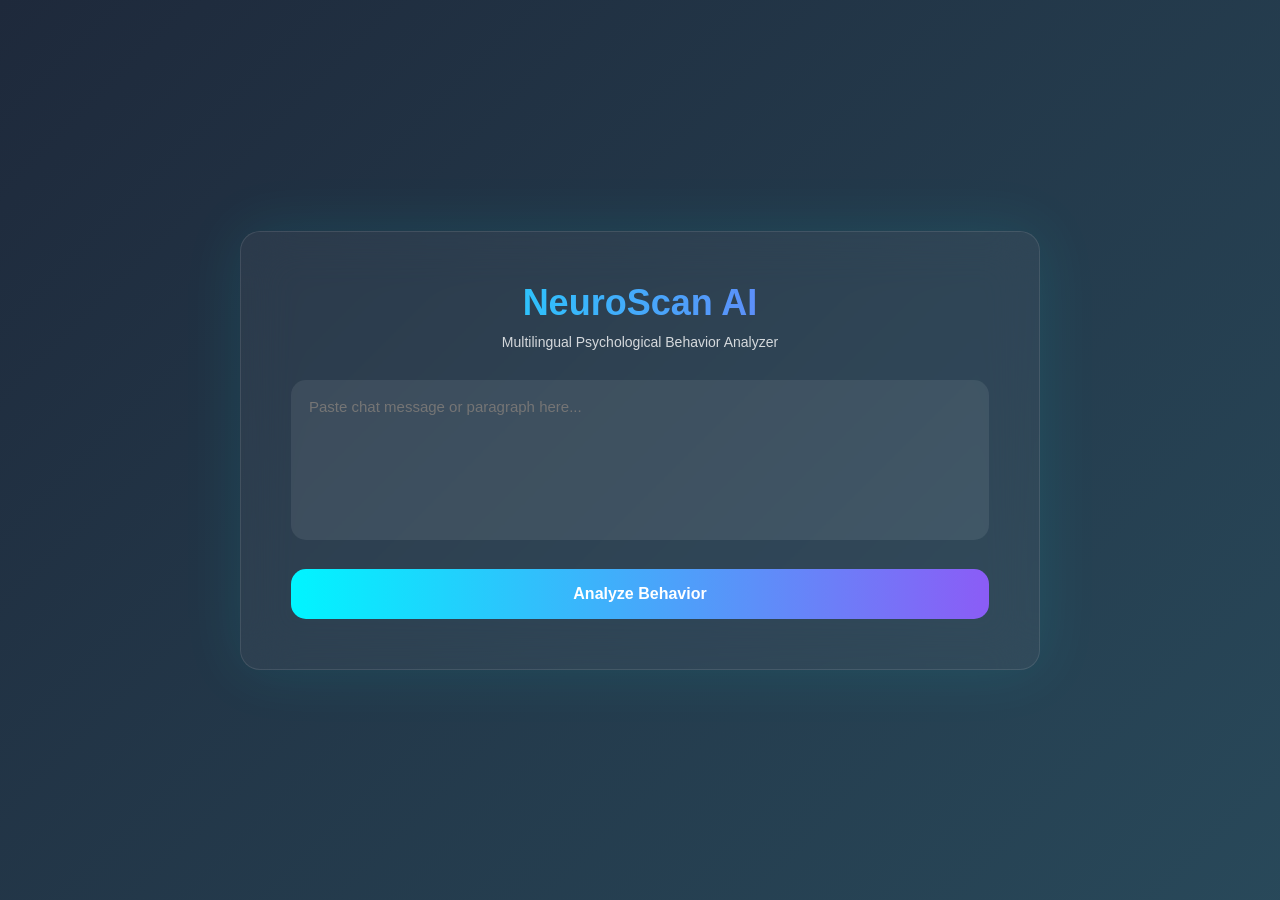
<file: neuroscan-ai/index.html>
<!DOCTYPE html>
<html lang="en">
<head>
    <meta charset="UTF-8">
    <title>NeuroScan AI</title>
    <meta name="viewport" content="width=device-width, initial-scale=1.0">
    <link rel="stylesheet" href="style.css">
</head>
<body>

<div class="container">
    <h1>NeuroScan AI</h1>
    <p class="subtitle">Multilingual Psychological Behavior Analyzer</p>

    <textarea id="inputText" placeholder="Paste chat message or paragraph here..."></textarea>

    <button id="analyzeBtn">Analyze Behavior</button>

    <div class="loader" id="loader"></div>

    <div class="result" id="result">
        <div class="score-section">
            <div class="score-circle" id="scoreCircle">
                <span id="riskScore">0</span>
                <small>%</small>
            </div>
            <div class="risk-label" id="riskLabel"></div>
        </div>

        <div class="details">
            <p><strong>Detected Language:</strong> <span id="language"></span></p>
            <p><strong>Manipulation Type:</strong> <span id="manipulation"></span></p>
            <p><strong>Emotional Tone:</strong> <span id="tone"></span></p>
        </div>

        <div class="analysis-box">
            <h3>AI Explanation</h3>
            <p id="explanation"></p>
        </div>
    </div>
</div>

<script src="script.js"></script>
</body>
</html>
</file>
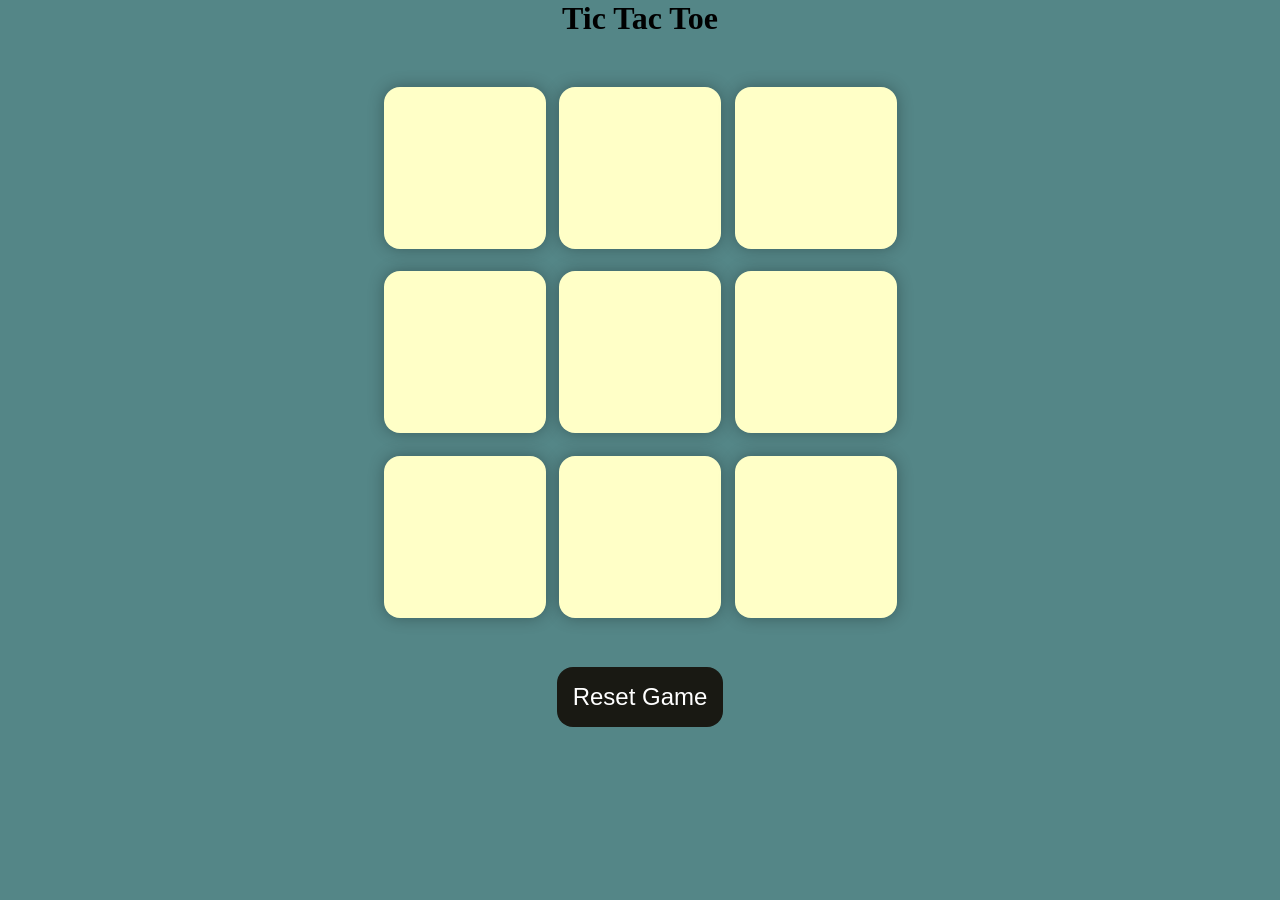
<file: tic-tac-toe/index.html>
<!DOCTYPE html>
<html lang="en">
<head>
    <meta charset="UTF-8">
    <meta name="viewport" content="width=device-width, initial-scale=1.0">
    <title>Tic Tac Toe Game</title>
    <link rel="stylesheet" href="style.css">
</head>
<body>
    <div class="msg-container hide">
        <p id="msg">Winner</p>
        <button id="new-btn">New Game</button>
    </div>
    <main>
        <h1>Tic Tac Toe</h1>
        <div class="container">
            <div class="game">
                <button class="box"></button>
                <button class="box"></button>
                <button class="box"></button>
                <button class="box"></button>
                <button class="box"></button>
                <button class="box"></button>
                <button class="box"></button>
                <button class="box"></button>
                <button class="box"></button>
            </div>
        </div>
        <button id="reset-btn">Reset Game</button>
    </main>
    <script src="app.js"></script>
</body>
</html>
</file>
<file: amazon/style.css>
*{
    margin: 0;
    font-family: Arial;
    border: border-box;
}

.navbar{
    height: 60px;
    background-color: #0f1111;
    color: white;
    display: flex;
    align-items: center;
    justify-content: space-evenly;
}
.nav-logo{
    height: 50px;
    width: 100px;
}

/* box 1 */
.logo{
    background-image: url(amazon_logo.png); 
    /* div(image) tabhi dikhayi deta hein jab ham uski height and width select krtein hein */
    background-size: cover;
    height: 50px;
    width: 100px;
}

.border{
    border: 2px solid transparent;
}

.border:hover{
    border: 2px solid white;
}

/* box 2 */

/* for the second box of nav bar */
.add-first{
    color: #cccccc;
    font-size: 0.85rem;
    margin-left: 15px;
}
.add-second{
    font-size: 1rem;
    margin-left: 3px;
}

.add-icon{
    display: flex;
    align-items: center;
}

/* box 3 */
.nav-search{
    display: flex ;
    background-color: pink;
    border-radius: 4px;
    height: 40px;
    width: 620px;
    justify-content: space-evenly;
}

.search-select{
    background-color: #f3f3f3;
    width: 50px;
    text-align: center;
    border-top-left-radius: 4px;
    border-bottom-left-radius: 4px;
    border: none;
}

.search-input{
    width: 100%;
    font-size: 1rem;
    border: none;
}

.search-icon{
    width: 45px;
    display: flex;
    justify-content: center;
    align-items: center;
    font-size: 1.2rem;
    background-color: rgb(230, 167, 79);
    border-top-right-radius: 4px;
    border-bottom-right-radius: 4px;
}

.nav-search:hover{
    border: 2px solid orange;
}

/* box 4 */

span{
    font-size: 0.7rem;
}
    
.nav-second{
    font-size: 0.85rem;
    font-weight: 700px;
}

/* Box 6 */

.nav-cart i{          /* i is used so that we can only apply changes to icon */
    font-size: 30px;
}

.nav-cart{
    font-size: 0.85rem;
    font-weight: 700px;
}

/* panel */

.panel{
    height: 40px;
    background-color: #222f3d;
    display: flex;
    color: white;
    align-items: center;
    justify-content: space-evenly;
}

.panel-option p{
    display: inline;
    margin-left: 15px;
}

.panel-option{
    width: 70%;
    font-size: 0.85rem;
}

.panel-deals{
    font-size: 0.9rem;
    font-weight: 700px;
}

/* Hero Section */

.hero-section{
    background-image: url(hero_image.jpg);
    background-size: cover;
    height: 380px;
    display: flex;
    justify-content: center;
    align-items: flex-end ;
}

.hero-message{
    background-color: white ;
    color: black;
    height: 40px;
    display: flex;
    align-items: center;
    justify-content: center;
    font-size: 0.85rem;   
    width: 80%;
    margin-bottom: 25px;
}

.hero-message a{
    color: #007185;
}

/* Shop Section */

.shop-section{
    display: flex;
    flex-wrap: wrap;
    justify-content: space-evenly ;
    background-color: #e2e7e6;
}

.box{
    /* border: 2px solid black; */
    height: 400px;
    width: 22%;
    background-color: white;
    padding: 20px 0px 15px;
    margin: 15px;
}

.box-img{
    height: 300px;
    background-size: cover;
    margin-top: 1rem;
    margin-bottom: 1rem;
}

.box-content{
    margin-left: 1rem;
    margin-right: 1rem;
}

.box-content a{
    color: #007185;
}

/* Footer */

.footer{
    margin-top: 15px;
}

.foot-panel1{
    background-color: #37475a;
    color: white;
    height: 50px;
    display: flex;
    justify-content: center;
    align-items: center;
    font-size: 1rem;
}

.foot-panel2{
    background-color: #222f3d;
    color: white;
    height: 250px;
    display: flex;
    justify-content: space-evenly;
}

ul{
    margin-top: 20px;
}

ul p{
    margin-bottom: 15px;
}

ul a{
    font-size: 0.85rem;
    margin-top: 25px;
    color: #dddd;
}

.foot-panel3{
    background-color: #222f3d;
    color: white;
    border-top: 0.5px solid white;
    height: 70px;
    display: flex;
    justify-content: center;
    align-items: center;
}

.logo{
    background-image: url(amazon_logo.png); 
    background-size: cover;
    height: 50px;
    width: 100px;
}

.foot-panel4{
    background-color: #0f1111;
    color: white;
    height: 70px;
    font-size: 0.7rem;
    text-align: center;
}

.pages{
    padding-top: 10px;
}

.copyright{
    padding-top: 5px;
}
</file>
<file: login-form/style.css>
*{
    margin: 0;
    padding: 0;
    box-sizing: border-box;
    font-family: 'Segoe UI' ,Verdana, Geneva, Tahoma, sans-serif;
}

body,html{
    height: 100%;
    display: flex;
    justify-content: center;
    align-items: center;
    background: linear-gradient(135deg, #1e1e2f, #4a4a78);
    overflow: hidden;
}

.background{
    position: absolute;
    width: 100%;
    height: 100%;
    filter: blur(10px);
    z-index: -1;
}

.form-container{
    background: rgba(255,255,255,0.1);
    border-radius: 16px;
    box-shadow: 0 8px 32px rgba(0,0,0,0.37);
    backdrop-filter: blur(10px);
    -webkit-backdrop-filter: blur(10px);
    border: 1px solid rgba(255,255,255,0.2);
    padding: 40px;
    width: 300px;
    color: #fff;
}

.form-container h2{
    text-align: center;
    margin-bottom: 20px;
}

.input-group{
    position: relative;
    margin-bottom: 25px;
}

.input-group input{
    width: 100%;
    padding :10px;
    background: transparent;
    border:  none;
    border-bottom: 2px solid #ccc;
    color: #fff;
    font-size: 16px;
}

.input-group label{
    position: absolute;
    top: 10px;
    left : 0;
    pointer-events: none;
    color: #aaa;
    transition: 0.3s ease;
}


.input-group input:focus+label,
.input-group input:valid+label{
    top: -12px;
    font-size: 12px;
    color: #ffffff;
}

.remember-me{
    padding-bottom: 10px;
}

button{
    width: 100%;
    padding: 12px;
    border: none;
    background: rgba(255,255,255,0.2);
    color: #fff;
    font-size: 16px;
    border-radius: 8px;
    cursor: pointer;
    transition: background 0.3s ease;
}

button:hover{
    background: rgba(255,255,255,0.4);
}

.form-footer{
    padding-top: 10px;
}
</file>
<file: netflix-clone/style.css>
*{
    margin: 0;
    padding: 0;
    box-sizing: border-box;
    /* font-family: sans-serif; */
    font-family: Netflix Sans,Helvetica Neue,Segoe UI,Roboto,Ubuntu,sans-serif;
    scroll-behavior: smooth;
}

* a{
    color: white;
    text-decoration: none;
}

body{
    background-color: black;
}

.mainNetflixContainer{
    /* border: 2px solid red ; */
    /* padding: 0rem 2rem; */
    height: 80%;
}

.backgroundContainer{
    background-image: url(bannerImage.jpg);
    filter: blur(16px);
    height: 100vh;
    position: relative;
}

.pinkOverlay{
    height: 80%;
    width: 100%;
    background-color: rgba(104, 3, 20, 0.404);
}

.contentContainer{
    position: absolute;
    top: 0;
    background-color: rgba(0,0,0,.5);
    padding: 0rem 2rem;
}

nav{
    /* border: 2px solid green ; */
    height: 20vh;
    position: fixed;
    z-index: 1000;
}

.upperNavbarSection{
    /* border: 2px solid blue; */
    display: flex;
}

.upperNavbarLeftSection{
    /* border: 2px solid red; */
    width: 50%;
    height: 50%;
}

.netflixLogo{
    width: 29%;
}

.upperNavbarRightSection{
    /* border: 2px solid green; */
    width: 50%;
    /* height: 50%; */
}

.navBarButtonContainer{
    display: flex;
    justify-content: flex-end;
    align-items: center;
    height: 100%;
}

.languageButton{
    display: flexbox;
    padding: 0.4rem 0.8rem;
    border-radius: 50px;
    background: transparent;
    border: 1.5px solid rgba(255, 255, 255, 0.235);
    outline: none;
    color: white;
    font-size: 1rem;
}

.signInButton{
    background-color: white;
    padding: 0.4rem 0.8rem;
    border-radius: 50px;
    /* outline: none; */
    color: black;
    margin-left: 10px;
    margin-right: 50px;
    font-size: 1rem;
}

.languageButton p{
    margin-left: 5px;
}


.lowerNavbarSection{
    /* border: 2px solid red; */
    height: 50%;
    color: white;
    display: flex;
    justify-content: center;
}

.menuList{
    /* border: 2px solid green; */
    width : 30%;
    list-style: none;
    display: flex;
    justify-content: space-evenly;
    border-radius: 50px;
    background: rgba(0,0,0,.7);
    box-shadow: 2px 3px 14px rgba(0,0,0,.5);
    backdrop-filter: blur(7px);
    height: 7vh;
}

.menuList li{
    /* border: 2px solid red; */
    height: 100%;
    display: flex;
    align-items: center;
}

.sectionsContainer{
    margin-top: 20vh;
}

.bannerSection{
    /* border: 2px solid red; */
    height: 90vh;
    background-image: url(bannerImage.jpg);
    background-size: 100% 100%;
    border-radius: 20px;
    /* margin-top: 2rem; */
    position: relative;
    /* border: 1px solid rgba(49, 45, 45, 0.319); */
}

.overlay{
    height: 100%;
    width: 100%;
    background-image: linear-gradient(rgba(0,0,0,.3) ,  rgba(0,0,0,.7) , black);
    border-radius: 20px;
}


.bannerContainer{
    /* border: 2px solid red ; */
    height: 80%;
    width: 100%;
    position: absolute;
    bottom: 0;
    color: white;
    display: flex;
    justify-content: center;
    align-items: center;
    flex-direction: column;
}

.bannerContainer h2{
    font-size: 4rem;
    /* border: 2px solid green ; */
    width: 50%;
    text-align: center;
}

.bannerContainer h4{
    font-size: 1.5rem;
    margin-bottom: 20px;
    margin-top: 20px;
}

.bannerContainer p{
    font-size: 1rem;
    margin: 20px;
}

.inputContainer{
    /* border: 2px solid green; */
    width: 50%;
    display: flex;
    justify-content: space-evenly;
}

.emailInputBox{
    padding: 1rem 2rem;
    border-radius: 50px;
    border: 1px solid white;
    outline: none;
    background-color: rgba(255,255,255,.5);
    padding-right: 20px;
    width: 60%;
    color: white;
    font-size: 1rem;
}

.emailInputBox::placeholder{
    color: white;
}

.getStartedButton{
    /* border: 2px solid green; */
    width: 30%;
    /* height: 100%; */
    background-color: red;
    border: none;
    outline: none;
    border-radius: 50px;
    color: white;
    font-size: 1.2rem;
    font-weight: 900;
}

.carouselSection,
.planSection,
.reasonToJoinSection,
.faqSection{
    /* border: 2px solid red; */
    color: white;
}

.carouselSection h2,
.reasonToJoinSection h2,
.faqSection h2{
    /* border: 2px solid red; */
    margin-left: 5rem;
    font-size: 2.5rem;
}

.carouselCardContainer,
.plansContainer,
.faqCardsContainer{
    /* border: 2px solid green; */
    height: 100%;
    width: 90%;
    display: flex;
    justify-content: space-evenly;
    margin: 2rem auto;
}

.carouselCard{
    width: 12%;
    /* border: 2px solid yellow; */
    height: 30vh;
    border-radius: 20px;
    position: relative;
    margin: 0rem 1rem;
}

.carouselNumberContainer{
    /* border: 2px solid red; */
    position: absolute;
    left: -15%;
}

.carouselNumberContainer span{
    font-weight: 900;
    color: rgba(0,0,0,0.8);
    -webkit-text-stroke: 0.125rem rgb(255,255,255);
    text-shadow: 0 0 1.5rem rgba(0,0,0,0.5);
    font-size: 4rem;
}

.carouselImageContainer{
    width: 100%;
    height: 100%;
}

.carouselImageContainer img{
    width: 100%;
    height: 100%;
    border-radius: 20px;
}

.planSection h2{
    /* border: 2px solid red; */
    margin-left: 5rem;
    font-size: 1.8rem;
    padding-top: 0.5rem;
}

.planCard{
    /* border: 2px solid green; */
    height: 32vh;
    width: 23%;
    display: flex;
    justify-content: space-between;
    flex-direction: column;
    padding: 2rem 1rem 1rem;
    border-radius: 20px;
    position: relative;
    border: 1.5px solid rgba(255, 255, 255, 0.177);
}

.planCard1{
    background: linear-gradient(149deg, #1c4072 6.96%, #172b47 40.17%, #120c1f 73.39%);
}

.planCard2{
    background: linear-gradient(149deg,#1C4072 6.96%,#172B47 40.17%,#120c1f 73.39%);
}

.planCard2RightContent{
    position: absolute;
    right: 0;
    top: 0;
    background: rgba(255, 255, 255, 0.2);
    padding: 0.25rem 0.5rem;
    border-bottom-left-radius: 10px;
    border-top-right-radius: 20px;
}

.planCard3{
    background: linear-gradient(
149deg,#59216E 6.96%,#251743 40.17%,#120c1f 73.39%);
}

.planCard4{
    background: linear-gradient(
149deg,#6C1E41 6.96%,#251743 40.17%,#120c1f 73.39%);
}

.planCard h2{
    margin-left: 0;
    font-size: 1.5rem;
    padding-bottom: 0.5rem;
}

.planCard h4{
    font-size: 1.3rem;
    padding-bottom: 0.5rem;
    color: rgba(255,255,255,0.7);
}

.planCard p{
    font-size: 1rem;
    color: rgba(255,255,255,0.7);
}

.reasonsContainer{
    /* border: 2px solid red; */
    height: 100%;
    width: 90%;
    display: flex;
    justify-content: space-evenly;
    margin: 2rem auto;
}

.reasonCard{
    background: rgb(43,43,43) ;
    border: 1.5px solid rgba(255, 255, 255, 0.114);
    height: 30vh;
    width: 23%;
    display: flex;
    justify-content: space-between;
    flex-direction: column;
    padding: 2rem 1rem 1rem;
    border-radius: 20px;
    position: relative;
}

.reasonCard h3{
    padding-bottom: 1rem;
}

.reasonCard p{
    font-size: 1rem;
    color: rgba(255,255,255,0.7);
    padding-bottom: 2rem;
}

.reasonCard svg{
    font-size: .5rem;
    height: 50px;
    width: 50px;
    margin-left: 190px;
}

.faqCard{
    /* border: 2px solid red; */
    width: 100%;
}

.faqQuestion,
.faqAnswer{
    padding: 2rem;
    border-radius: 10px;
    margin-bottom: 20px;
    background-color: #2e2e2e;
    border: 1.5px solid rgba(255, 255, 255, 0.114);
}

.faqQuestion{
    display: flex;
    justify-content: space-between;
    align-items: center;
}

.faqQuestion span{
    font-size: 2rem;
    font-weight: 900;
}

.faqAnswer{
    display: none;
}

.faqQuestion:hover{
    cursor: pointer;
    background: rgba(101, 100, 100, 0.645);
}

.faqCard:hover .faqAnswer{
    display: block;
    cursor: pointer;
}

.faqCardsContainer{
    flex-direction: column;
}

.getStartedSection{
    color: white;
    display: flex;
    flex-direction: column;
    justify-content: center;
    align-items: center;
}

.getStartedSection p{
    margin-bottom: 2rem;
}

.footer{
    height: 20%;
}

/* For Large Tablets (1200px and below)*/
@media (max-width: 1200px) {
    .menuList {
        width: 50%;
    }
    .carouselCard {
        width: 20%;
    }
    .planCard, .reasonCard {
        width: 45%;
        margin: 1rem;
    }
}

/* For Tablets (768px and below) */
@media (max-width: 768px) {
    .menuList {
        flex-direction: column;
        width: 100%;
        height: auto;
    }
    .carouselCard {
        width: 40%;
    }
    .planCard, .reasonCard {
        width: 90%;
    }
    .bannerContainer h2 {
        font-size: 3rem;
        width: 80%;
    }
    .inputContainer {
        flex-direction: column;
        width: 80%;
    }
    .emailInputBox, .getStartedButton {
        width: 100%;
    }
    .emailInputBox {
        margin-bottom: 1rem;
    }
}

/* For Mobile Phones (480px and below) */
@media (max-width: 480px) {
    .carouselCard {
        width: 80%;
    }
    .bannerContainer h2 {
        font-size: 2rem;
    }
    .bannerContainer p, .bannerContainer h4 {
        font-size: 0.9rem;
    }
    .carouselCard span {
        font-size: 3rem;
    }
}
</file>
<file: neuroscan-ai/style.css>
* {
    margin: 0;
    padding: 0;
    box-sizing: border-box;
    font-family: 'Inter', sans-serif;
}

body {
    min-height: 100vh;
    display: flex;
    justify-content: center;
    align-items: center;
    background: linear-gradient(-45deg, #0f2027, #203a43, #2c5364, #1e293b);
    background-size: 400% 400%;
    animation: gradientBG 15s ease infinite;
    color: white;
    overflow-x: hidden;
}

@keyframes gradientBG {
    0% { background-position: 0% 50%; }
    50% { background-position: 100% 50%; }
    100% { background-position: 0% 50%; }
}

.container {
    width: 95%;
    max-width: 800px;
    padding: 50px;
    border-radius: 20px;
    background: rgba(255, 255, 255, 0.05);
    backdrop-filter: blur(25px);
    border: 1px solid rgba(255,255,255,0.1);
    box-shadow: 0 0 60px rgba(0,255,255,0.1);
    transition: 0.4s ease;
}

.container:hover {
    box-shadow: 0 0 80px rgba(0,255,255,0.2);
}

h1 {
    font-size: 36px;
    text-align: center;
    margin-bottom: 10px;
    background: linear-gradient(90deg, #00f5ff, #8b5cf6);
    background-clip: text;
    -webkit-background-clip: text;
    color: transparent;
}

.subtitle {
    text-align: center;
    font-size: 14px;
    margin-bottom: 30px;
    opacity: 0.8;
}

textarea {
    width: 100%;
    height: 160px;
    padding: 18px;
    border-radius: 15px;
    border: none;
    outline: none;
    resize: none;
    font-size: 15px;
    background: rgba(255,255,255,0.08);
    color: white;
    margin-bottom: 25px;
    transition: 0.3s ease;
}

textarea:focus {
    background: rgba(255,255,255,0.12);
    box-shadow: 0 0 20px rgba(0,255,255,0.2);
}

button {
    width: 100%;
    padding: 16px;
    border-radius: 15px;
    border: none;
    background: linear-gradient(90deg, #00f5ff, #8b5cf6);
    font-weight: bold;
    font-size: 16px;
    cursor: pointer;
    transition: 0.3s ease;
    color: white;
}

button:hover {
    transform: translateY(-3px);
    box-shadow: 0 0 25px #00f5ff88;
}

.loader {
    display: none;
    margin: 25px auto;
    width: 50px;
    height: 50px;
    border: 5px solid rgba(255,255,255,0.2);
    border-top: 5px solid #00f5ff;
    border-radius: 50%;
    animation: spin 1s linear infinite;
}

@keyframes spin {
    100% { transform: rotate(360deg); }
}

.result {
    display: none;
    margin-top: 35px;
    animation: fadeUp 0.6s ease forwards;
}

@keyframes fadeUp {
    from { opacity: 0; transform: translateY(20px); }
    to { opacity: 1; transform: translateY(0); }
}

.score-section {
    text-align: center;
    margin-bottom: 25px;
}

.score-circle {
    width: 130px;
    height: 130px;
    border-radius: 50%;
    border: 8px solid #00f5ff;
    display: flex;
    justify-content: center;
    align-items: center;
    margin: 0 auto 10px;
    font-size: 32px;
    font-weight: bold;
    background: rgba(255,255,255,0.05);
    transition: 0.4s ease;
}

.risk-label {
    font-size: 20px;
    font-weight: bold;
}

.details p {
    margin: 8px 0;
    font-size: 15px;
}

.analysis-box {
    margin-top: 20px;
    padding: 18px;
    background: rgba(255,255,255,0.07);
    border-radius: 15px;
    line-height: 1.6;
    font-size: 15px;
}
</file>
<file: tic-tac-toe/style.css>
*{
    margin: 0;
    padding: 0;
}

body{
    background-color: #548687;
    text-align: center;
}

.container{
    height: 70vh;
    display: flex;
    justify-content: center;
    align-items: center;
}

.game{
    height: 60vmin;
    width: 60vmin;
    display: flex;
    flex-wrap: wrap;
    justify-content: center;
    align-items: center;
    gap: 1.5vmin;
}

.box{
    height: 18vmin;
    width: 18vmin;
    border-radius: 1rem;
    border: none;
    box-shadow: 0 0 1rem rgba(0,0,0,0.3);
    font-size: 8vmin;
    color: #b0413e;
    background-color: #ffffc7;
}

#reset-btn{
    padding: 1rem;
    font-size: 1.5rem;
    background-color: #191913;
    color: white;
    border-radius: 1rem;
    border: none;
}


#new-btn{
    padding: 1rem;
    font-size: 1.5rem;
    background-color: #191913;
    color: white;
    border-radius: 1rem;
    border: none;
}

#msg{
    color: #ffffc7;
    font-size: 5vmin;
}

.msg-container{
    height: 100vmin;
    display: flex;
    justify-content: center;
    align-items: center;
    flex-direction: column;
    gap: 4em;
}

.hide{
    display: none;
}
</file>
